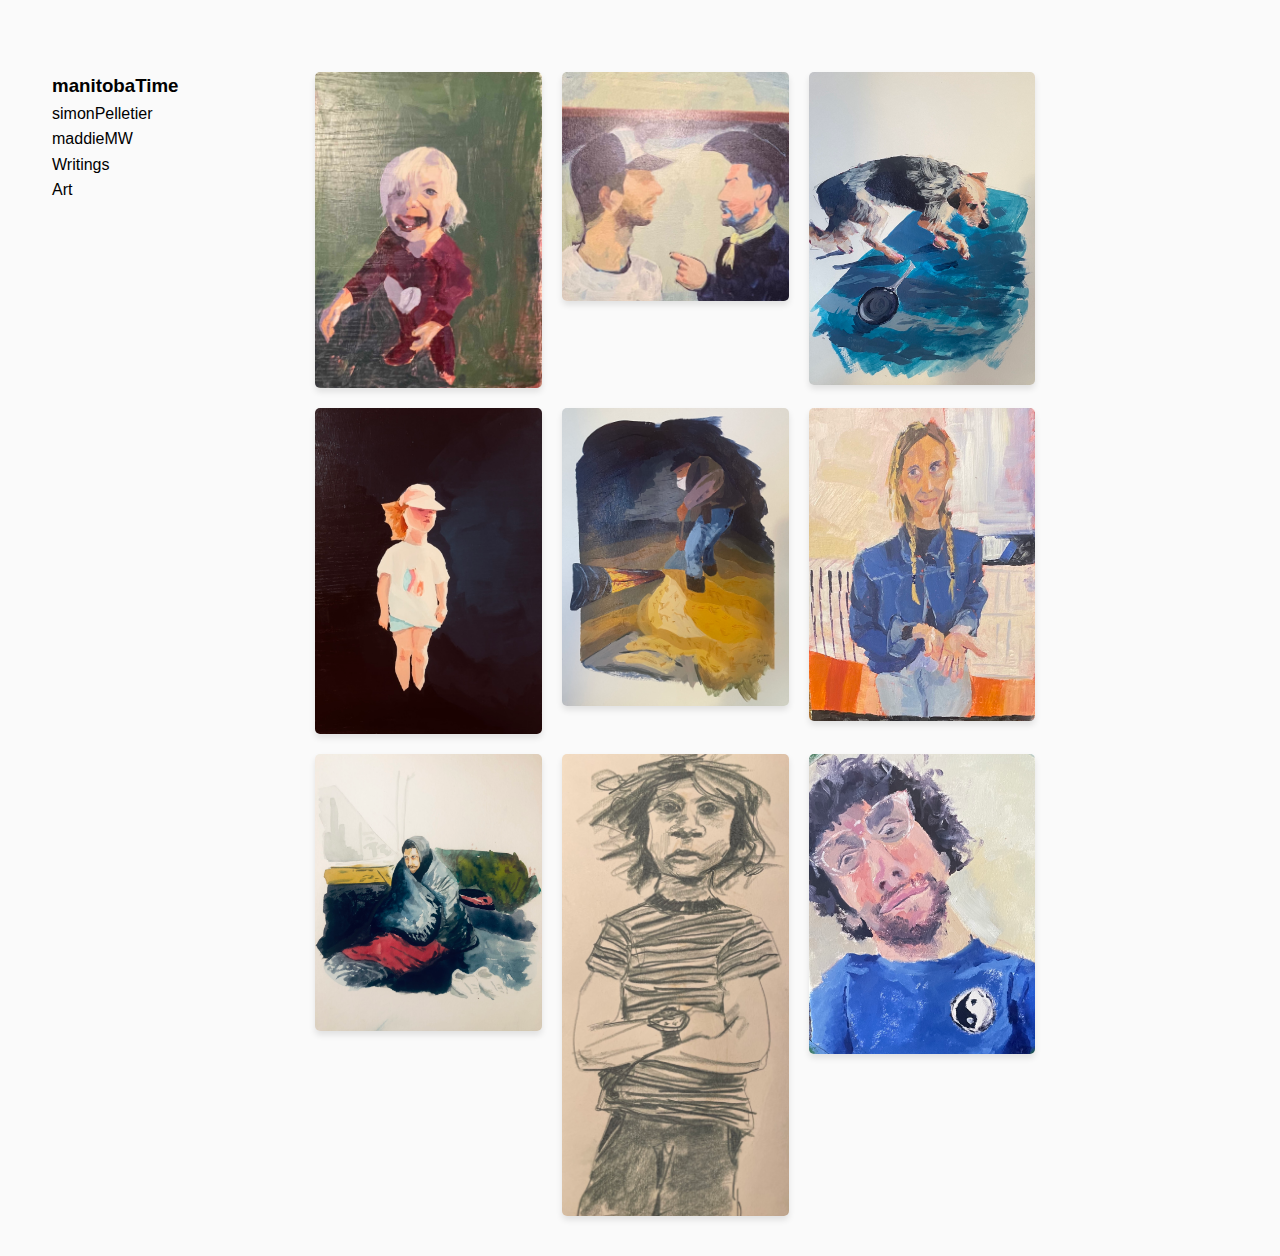
<file: art.html>
<!doctype html>
<html>

<head>
    <title>Art</title>
    <meta charset="utf-8">
    <link rel="stylesheet" href="/assets/css/styles.css">
</head>

<body>

  <!-- sidebar for laptop-->
    <div id="sidebar">
      <a href="/"><h3 id="sidebar-title">manitobaTime</h3></a>
      <a href="/simonPelletier.html" id="sidebar-button">simonPelletier</a><br>
      <a href="/maddie.html" id="sidebar-button">maddieMW</a><br>
      <a href="/writings.php" id="sidebar-button">Writings</a><br>
      <a href="/art.html" id="sidebar-button">Art</a><br>
    </div>

    <!-- sidebar for phone -->
    <div id="phoneBar">
      <div id="barLinks">
        <h1 id="sidebar-title"><a href="/">manitobaTime</a></h1>
        <a href="/simonPelletier" id="sidebar-button">simonPelletier</a>
        <a href="/maddie.html" id="sidebar-button">maddieMW</a><br>
        <a href="/writings.php" id="sidebar-button">Writings</a>
        <a href="/art.html" id="sidebar-button">Art</a>
      </div>
    </div>

    <div id="content">
        <div class="gallery">
            <img src="/assets/images/art/lilyDemon.jpg" alt="Lily Demon">
            <img src="/assets/images/art/sethRobby.jpg" alt="Seth and Robby without eyes">
            <img src="/assets/images/art/chicken.jpeg" alt="Chicken">
            <img src="/assets/images/art/hollyChild.jpg" alt="Holly">
            <img src="/assets/images/art/alanSilo.jpeg" alt="Alan in a Grain Silo">
            <img src="/assets/images/art/beth.jpeg" alt="Beth">
            <img src="/assets/images/art/grumpySeth.jpeg" alt="Grumpy Seth">
            <img src="/assets/images/art/greenGirl.jpeg" alt="Green Girl">
            <img src="/assets/images/art/simon.jpg" alt="Simon">
        </div>
    </div>
</body>

</html>
</file>
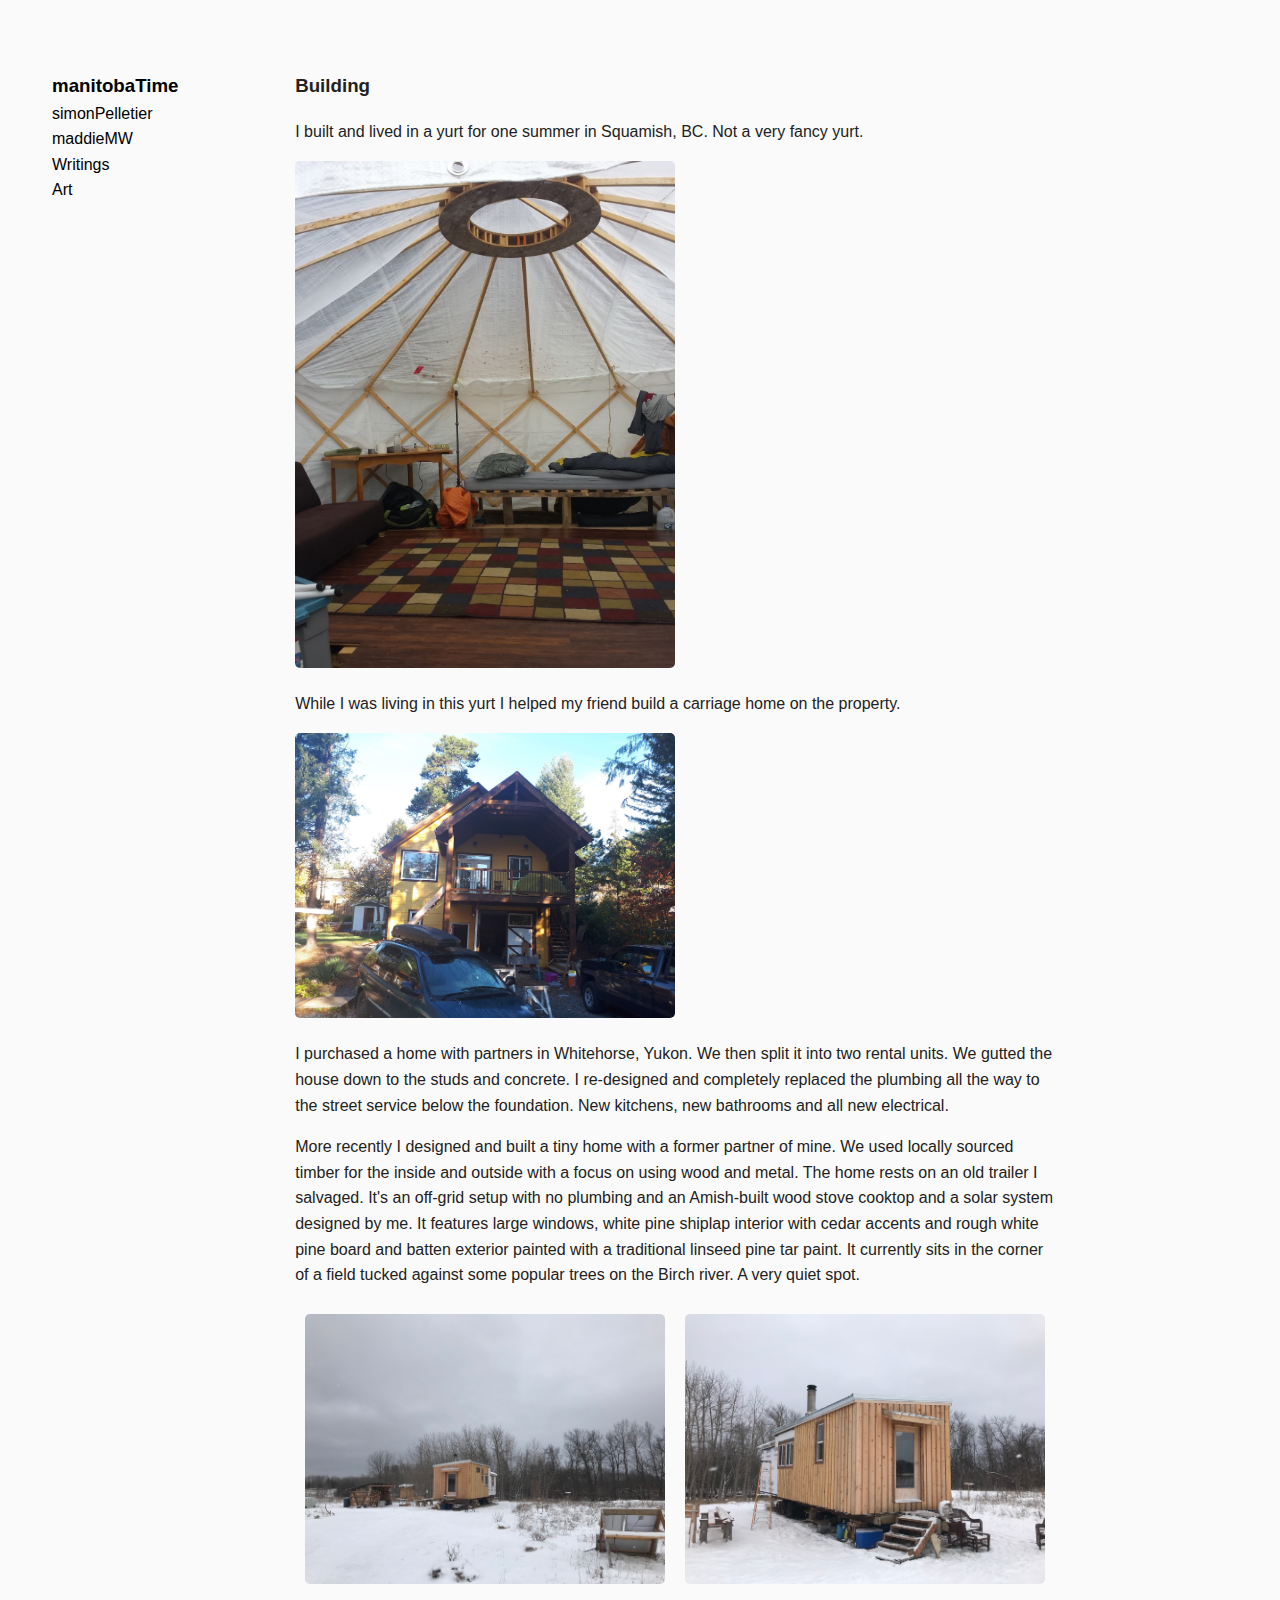
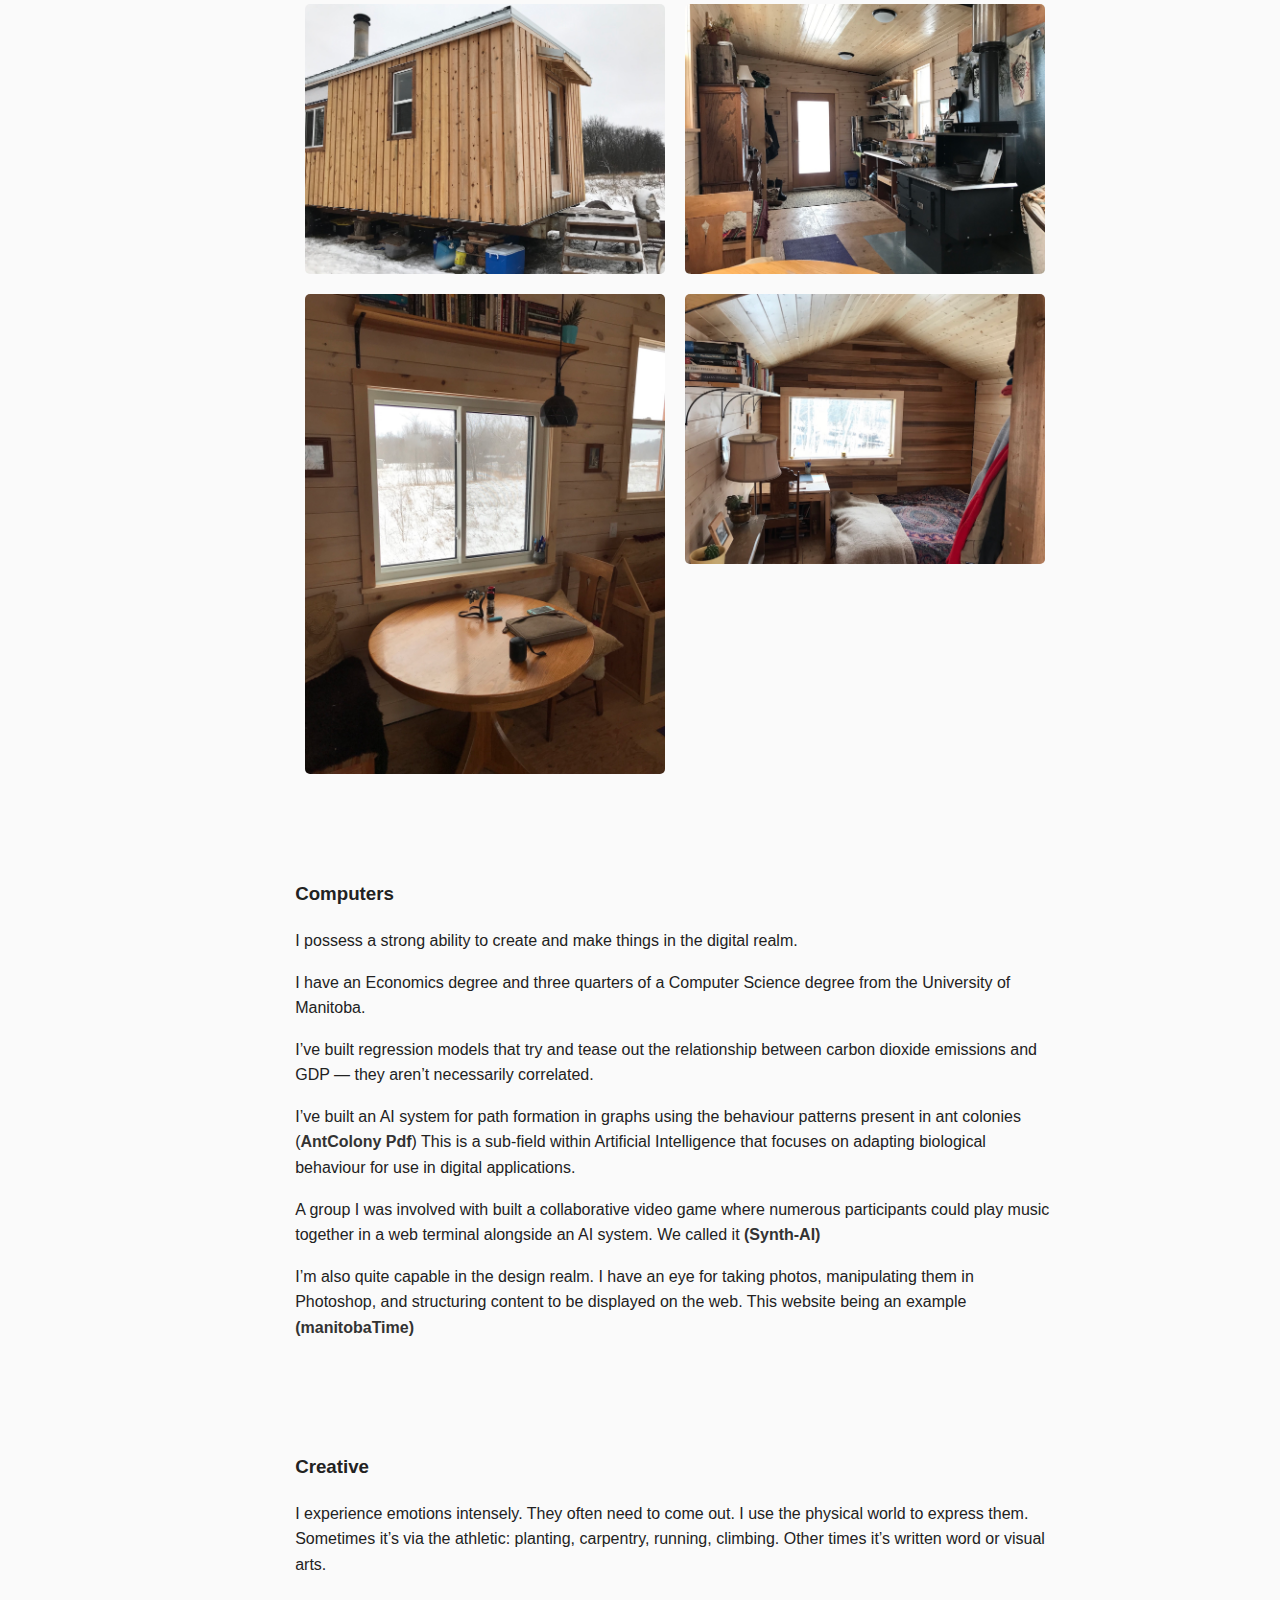
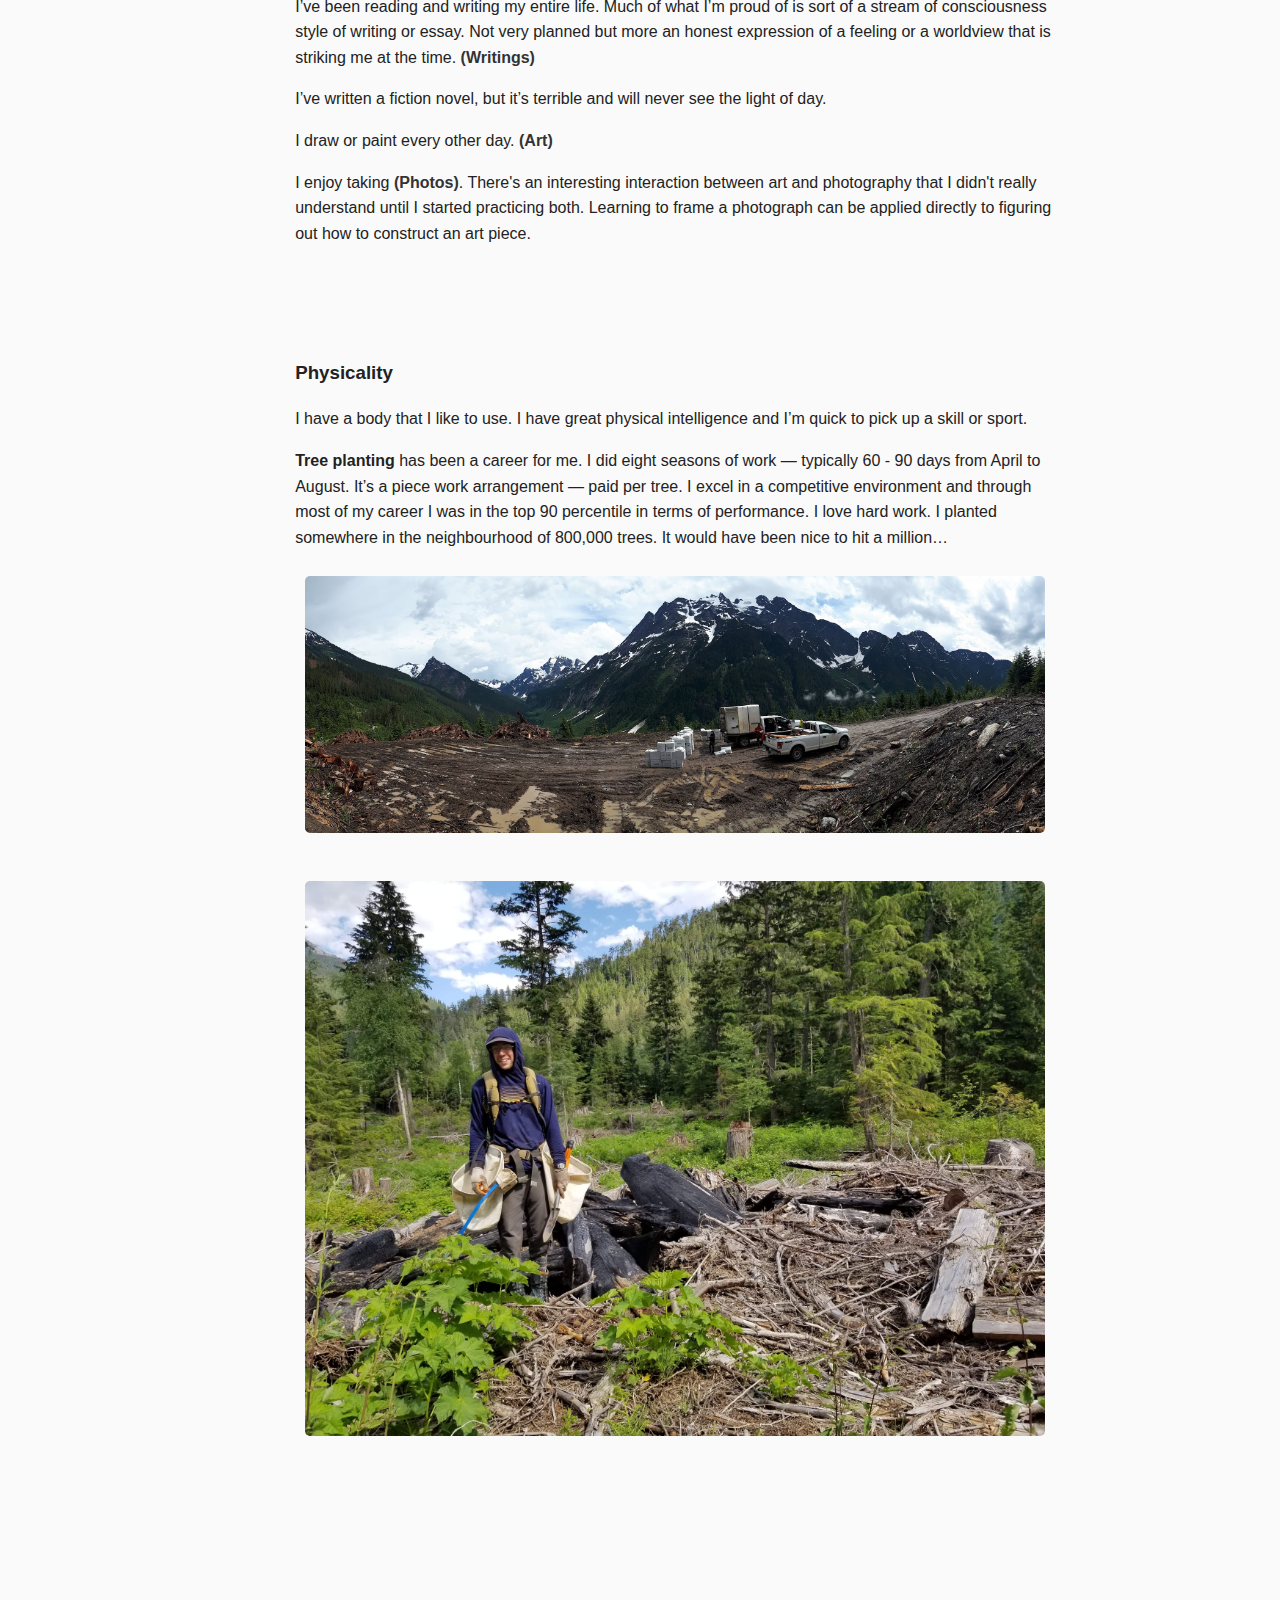
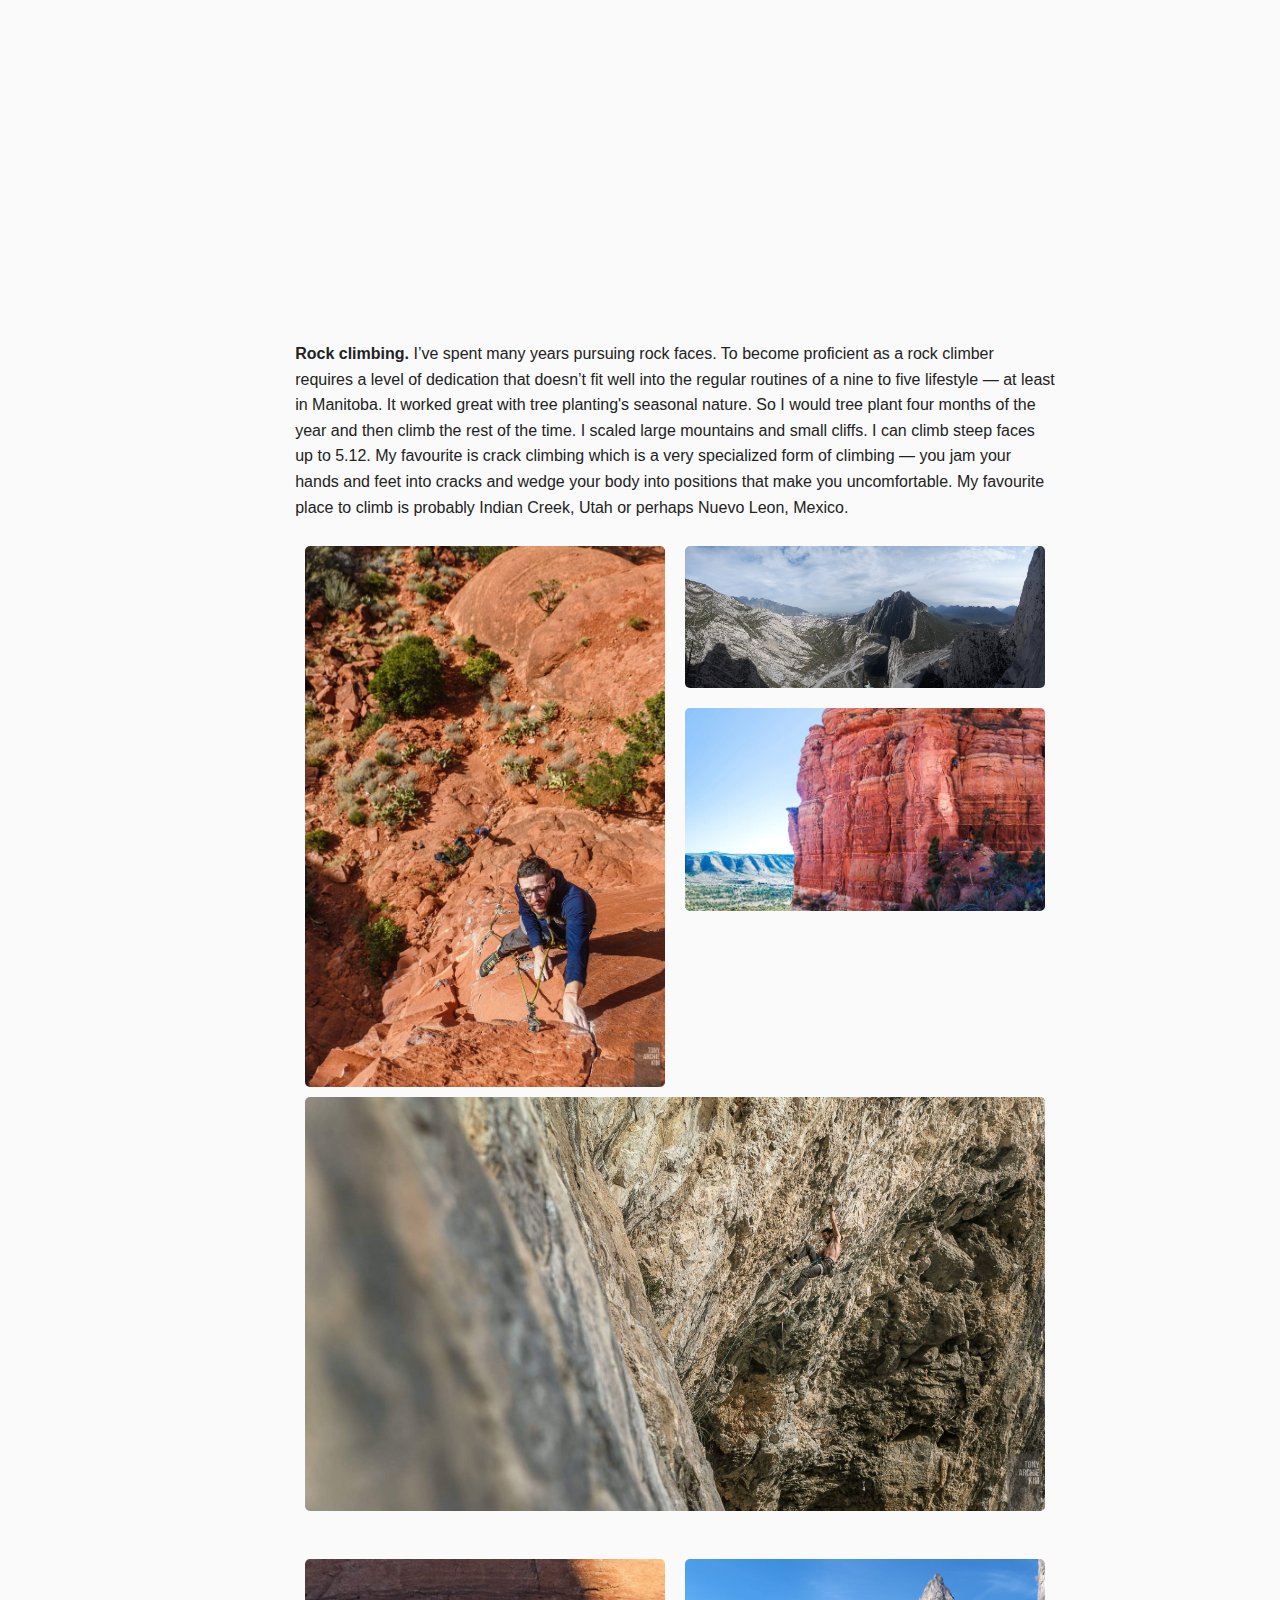
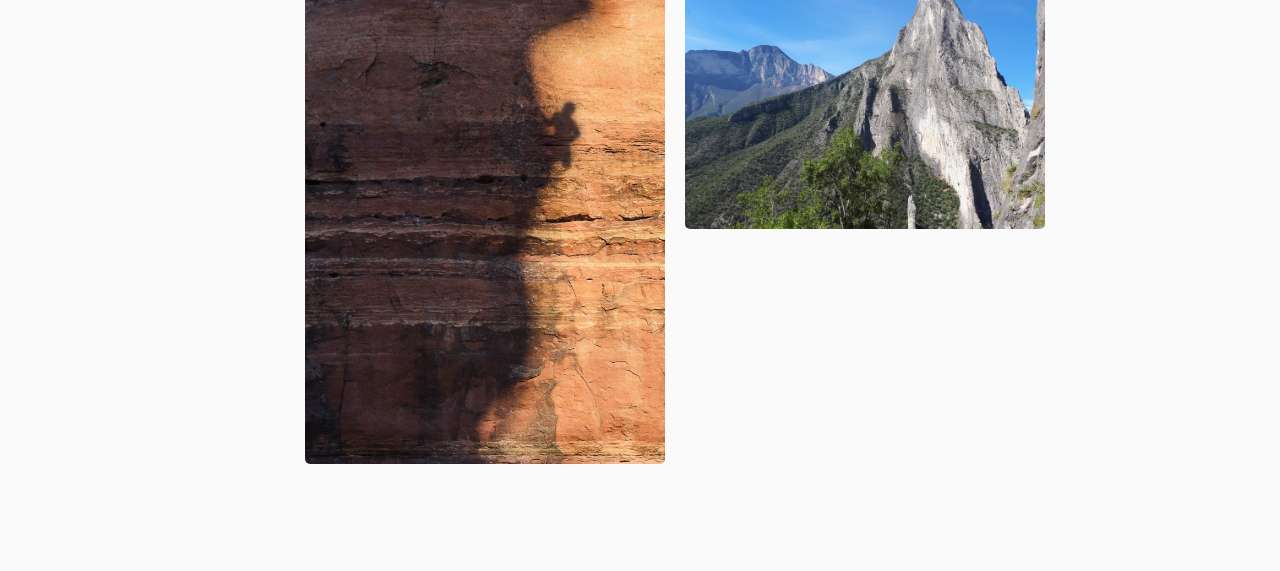
<file: simonPelletier.html>
<!doctype html>
<html>

<head>
  <title>simonPelletier</title>
  <meta charset="utf-8">
  <link rel="stylesheet" href="/assets/css/styles.css">
  <script type="text/javascript" src="/assets/js/jquery-3.6.0.min.js"></script>
  <script type="text/javascript" src="/assets/js/masonry.pkgd.min.js"></script>
  <script type="text/javascript" src="/assets/js/packery.pkgd.min.js"></script>
</head>

<body>
  <!-- sidebar for laptop -->
  <div id="sidebar">
    <a href="/"><h3 id="sidebar-title">manitobaTime</h3></a>
    <a href="/simonPelletier.html" id="sidebar-button">simonPelletier</a><br>
		<a href="/maddie.html" id="sidebar-button">maddieMW</a><br>
    <a href="/writings.php" id="sidebar-button">Writings</a><br>
    <a href="/art" id="sidebar-button">Art</a><br>
  </div>

  <!-- sidebar for phone -->
  <div id="phoneBar">
    <div id="barLinks">
      <h1 id="sidebar-title"><a href="/">manitobaTime</a></h1>
      <a href="/simonPelletier" id="sidebar-button">simonPelletier</a>
			<a href="/maddie.html" id="sidebar-button">maddieMW</a><br>
      <a href="/writings.php" id="sidebar-button">Writings</a>
      <a href="/art" id="sidebar-button">Art</a>
    </div>
  </div>

  <div id="content">

    <script>
      $('.grid').packery({
        // options
        itemSelector: '.grid-item',
        gutter: 5
      });
    </script>


    <h3>Building</h3>

    <p>I built and lived in a yurt for one summer in Squamish, BC. Not a very fancy yurt.</p>
    <img src="assets/images/simonPelletier/squamishYurt.jpeg" width="50%">

    <p>While I was living in this yurt I helped my friend build a carriage home on the property.</p>
    <img src="assets/images/simonPelletier/carriageHome.jpeg" width="50%">

    <p>I purchased a home with partners in Whitehorse, Yukon. We then split it into two rental units. We gutted the house down to the studs and concrete. I re-designed and completely replaced the plumbing all the way to the street service below the foundation. New kitchens, new bathrooms and all new electrical.</p>

    <p>More recently I designed and built a tiny home with a former partner of mine. We used locally sourced timber for the inside and outside with a focus on using wood and metal. The home rests on an old trailer I salvaged. It's an off-grid setup with no plumbing and an Amish-built wood stove cooktop and a solar system designed by me. It features large windows, white pine shiplap interior with cedar accents and rough white pine board and batten exterior painted with a traditional linseed pine tar paint. It currently sits in the corner of a field tucked against some popular trees on the Birch river. A very quiet spot.</p>

    <div class="grid">
      <div class="grid-item"><img src="assets/images/simonPelletier/tinyHome/exteriorFar.jpeg"></div>
      <div class="grid-item"><img src="assets/images/simonPelletier/tinyHome/exteriorCloseFront.jpeg"></div>
      <div class="grid-item"><img src="assets/images/simonPelletier/tinyHome/exteriorCloseSide.jpeg"></div>
      <div class="grid-item"><img src="assets/images/simonPelletier/tinyHome/kitchen.jpeg"></div>
      <div class="grid-item"><img src="assets/images/simonPelletier/tinyHome/diningTable.jpeg"></div>
      <div class="grid-item"><img src="assets/images/simonPelletier/tinyHome/bedroom.jpeg"></div>
    </div>

    <br>
    <br>
    <br>

    <h3>Computers</h3>

    <p>I possess a strong ability to create and make things in the digital realm.</p>

    <p>I have an Economics degree and three quarters of a Computer Science degree from the University of Manitoba.</p>

    <p>I’ve built regression models that try and tease out the relationship between carbon dioxide emissions and GDP — they aren’t necessarily correlated.</p>

    <p>I’ve built an AI system for path formation in graphs using the behaviour patterns present in ant colonies (<a href="/static/AntColony Pelletier_Simon.pdf">AntColony Pdf</a>) This is a sub-field within Artificial Intelligence that focuses on adapting biological behaviour for use in digital applications.</p>

    <p>A group I was involved with built a collaborative video game where numerous participants could play music together in a web terminal alongside an AI system. We called it <a href="https://github.com/seemonz/synth-ia">(Synth-AI)</a></p>

    <p>I’m also quite capable in the design realm. I have an eye for taking photos, manipulating them in Photoshop, and structuring content to be displayed on the web. This website being an example <a href="https://github.com/seemonz/manitobaTime">(manitobaTime)</a></p>

    <br>
    <br>
    <br>

    <h3>Creative</h3>

    <p>I experience emotions intensely. They often need to come out. I use the physical world to express them. Sometimes it’s via the athletic: planting, carpentry, running, climbing. Other times it’s written word or visual arts.</p>

    <p>I’ve been reading and writing my entire life. Much of what I’m proud of is sort of a stream of consciousness style of writing or essay. Not very planned but more an honest expression of a feeling or a worldview that is striking me at the time. <a href="/writings">(Writings)</a></p>

    <p>I’ve written a fiction novel, but it’s terrible and will never see the light of day.</p>

    <p>I draw or paint every other day. <a href="/art">(Art)</a></p>

    <p>I enjoy taking <a href="/photos">(Photos)</a>. There's an interesting interaction between art and photography that I didn't really understand until I started practicing both. Learning to frame a photograph can be applied directly to figuring out how to construct an art piece.</p>

    <br>
    <br>
    <br>

    <h3>Physicality</h3>

    <p>I have a body that I like to use. I have great physical intelligence and I’m quick to pick up a skill or sport.</p>

    <p><b>Tree planting</b> has been a career for me. I did eight seasons of work — typically 60 - 90 days from April to August. It’s a piece work arrangement — paid per tree. I excel in a competitive environment and through most of my career I was in the top 90 percentile in terms of performance. I love hard work. I planted somewhere in the neighbourhood of 800,000 trees. It would have been nice to hit a million…</p>

    <div class="grid">
      <div class="grid-item-full"><img src="assets/images/simonPelletier/treeplanting/epicTreeplantingStaging.jpeg"></div>
      <div class="grid-item-full"><img src="assets/images/simonPelletier/treeplanting/simonPosing.jpeg"></div>
    </div>

    <iframe width="948" height="393" src="https://www.youtube.com/embed/_udZeFzyM8Y" title="YouTube video player" frameborder="0" allow="accelerometer; autoplay; clipboard-write; encrypted-media; gyroscope; picture-in-picture" allowfullscreen></iframe>

    <br>
    <br>
    <br>

    <p><b>Rock climbing.</b> I’ve spent many years pursuing rock faces. To become proficient as a rock climber requires a level of dedication that doesn’t fit well into the regular routines of a nine to five lifestyle — at least in Manitoba. It worked great with tree planting's seasonal nature. So I would tree plant four months of the year and then climb the rest of the time. I scaled large mountains and small cliffs. I can climb steep faces up to 5.12. My favourite is crack climbing which is a very specialized form of climbing — you jam your hands and feet into cracks and wedge your body into positions that make you uncomfortable. My favourite place to climb is probably Indian Creek, Utah or perhaps Nuevo Leon, Mexico.</p>


	<div class="grid">
		<div class="grid-item"><img src="assets/images/simonPelletier/climbing/senoraCaveClimb.jpeg"></div>
		<div class="grid-item"><img src="assets/images/simonPelletier/climbing/huastecaPano.jpeg"></div>
		<div class="grid-item"><img src="assets/images/simonPelletier/climbing/senoraTower.jpeg"></div>
		<div class="grid-item-full"><img src="assets/images/simonPelletier/climbing/overhungSimon.jpeg"></div>
		<div class="grid-item"><img src="assets/images/simonPelletier/climbing/shadowClimb.jpeg"></div>
		<div class="grid-item"><img src="assets/images/simonPelletier/climbing/timeWaveZero.jpeg"></div>
	</div>

    <br>
    <br>
    <br>

  </div>
</body>

</html>
</file>
<file: assets/css/styles.css>
body {
  font-family: -apple-system, BlinkMacSystemFont, "Segoe UI", Helvetica, Arial, sans-serif;
  line-height: 1.6;
  color: #222;
  padding: 2rem;
  margin: auto;
  background: #fafafa;
}

img {
  max-width: 100%;
  border-radius: 5px;
}

/* Sidebar button styling (original style) */
#sidebar a,
#sidebar-button {
    color: black;
    text-decoration: none;
		font-weight: normal; /* Ensure sidebar links are not bold */
}

#sidebar a:hover,
#sidebar-button:hover {
    color: grey;
}

/* New main content link styling */
a {
    color: #333333; /* Dark gray */
    text-decoration: none; /* Remove underline for a clean look */
    font-weight: bold; /* Make text bolder */
}

a:hover {
    color: #555555; /* Slightly lighter gray on hover */
    text-decoration: underline; /* Add underline on hover */
}

h1, h2, strong {
  color: #111;
}

h4 {
  margin-top: 0;
  color: #222;
}

#masthead {
  display: block;
}

/* Sidebar stuff */
#phoneBar {
  display: none;
  visibility: hidden;
}

#sidebar, #content {
  height: 100%;
  overflow: auto;
  float: left;
  transition: width .35s;
  max-width: 800px; /* Adjust this value to control the width */
  width: 100%;
  margin: 0 auto; /* This centers the content */
  padding: 20px; /* Optional: Adds some space inside the container */
  line-height: 1.6; /* Optional: Improves readability by adjusting line height */
  box-sizing: border-box; /* Ensures padding doesn't affect width */
  display: block; /* Makes sure it's treated as a block element */
}

#sidebar {
  width: 15%;
}

#sidebar-title {
  margin-bottom: 0;
}

#sidebar.collapsed {
  width: 0;
}

#sidebar.collapsed + #content {
  width: 100%;
}

#content {
  width: 75%;
  margin-left: 5%;
  margin-right: 5%;
}

/* Responsive design for phones */
@media only screen and (min-device-width: 200px) and (max-device-width: 800px) {

  #content {
    font-size: 40px;
  }

  #sidebar {
    display: none;
    visibility: hidden;
  }

  #phoneBar {
    display: block;
    visibility: visible;
    width: 95%;
    margin-left: 5%;
    margin-bottom: 10%;
    font-size: 25px;
  }

  #masthead img {
    height: auto;
  }

  #masthead {
    display: inline-block;
    float: left;
    width: 15%;
    margin-top: 5%;
  }

  #barLinks {
    display: inline-block;
    width: 80%;
    margin-left: 5%;
  }

  a {
    margin-right: 5%;
    color: grey;
    text-decoration: none;
  }

  #sidebar-title a {
    color: black;
  }

  #content {
    height: 90%;
    width: 90%;
    margin-left: 5%;
    margin-right: 5%;
  }
}

/* Masonry style for photos template */
* {
  box-sizing: border-box;
}

html {
  overflow-y: scroll;
}

body {
  font-family: sans-serif;
}

/* ---- grid ---- */
.grid {
  background: #fafafa;
}

/* clear fix */
.grid:after {
  content: '';
  display: block;
  clear: both;
}

/* ---- .grid-item ---- */
.grid-sizer {
  width: 50%;
}

.grid-item {
  width: 50%;
  float: left;
  padding: 10px; /* Added padding for better spacing around images */
}

.grid-item-full {
  width: 100%;
  float: left;
  padding: 10px; /* Added padding for better spacing around images */
}

.grid-item-2 {
  width: 50%;
  float: left;
  padding: 10px; /* Added padding for better spacing around images */
}

.grid-item img {
  display: block;
  max-width: 100%;
}

.grid-item-2 img {
  display: block;
  max-width: 100%;
}

.grid-item-full {
  width: 100%;       /* Make it span the entire width */
  float: none;       /* Reset float to ensure it spans across */
  margin-bottom: 20px; /* Optional: Add space below the image */
}

.grid-item-full img {
  width: 100%;       /* Ensure the image stretches across the container */
  height: auto;      /* Maintain the aspect ratio */
}


/* for Art page*/
.gallery {
		display: grid;
		grid-template-columns: repeat(auto-fit, minmax(200px, 1fr));
		gap: 20px;
		padding: 20px;
}

.gallery img {
		width: 100%;
		height: auto;
		border-radius: 5px;
		box-shadow: 0 4px 6px rgba(0, 0, 0, 0.1);
		transition: transform 0.2s ease-in-out;
}

.gallery img:hover {
		transform: scale(1.05);
}
</file>
